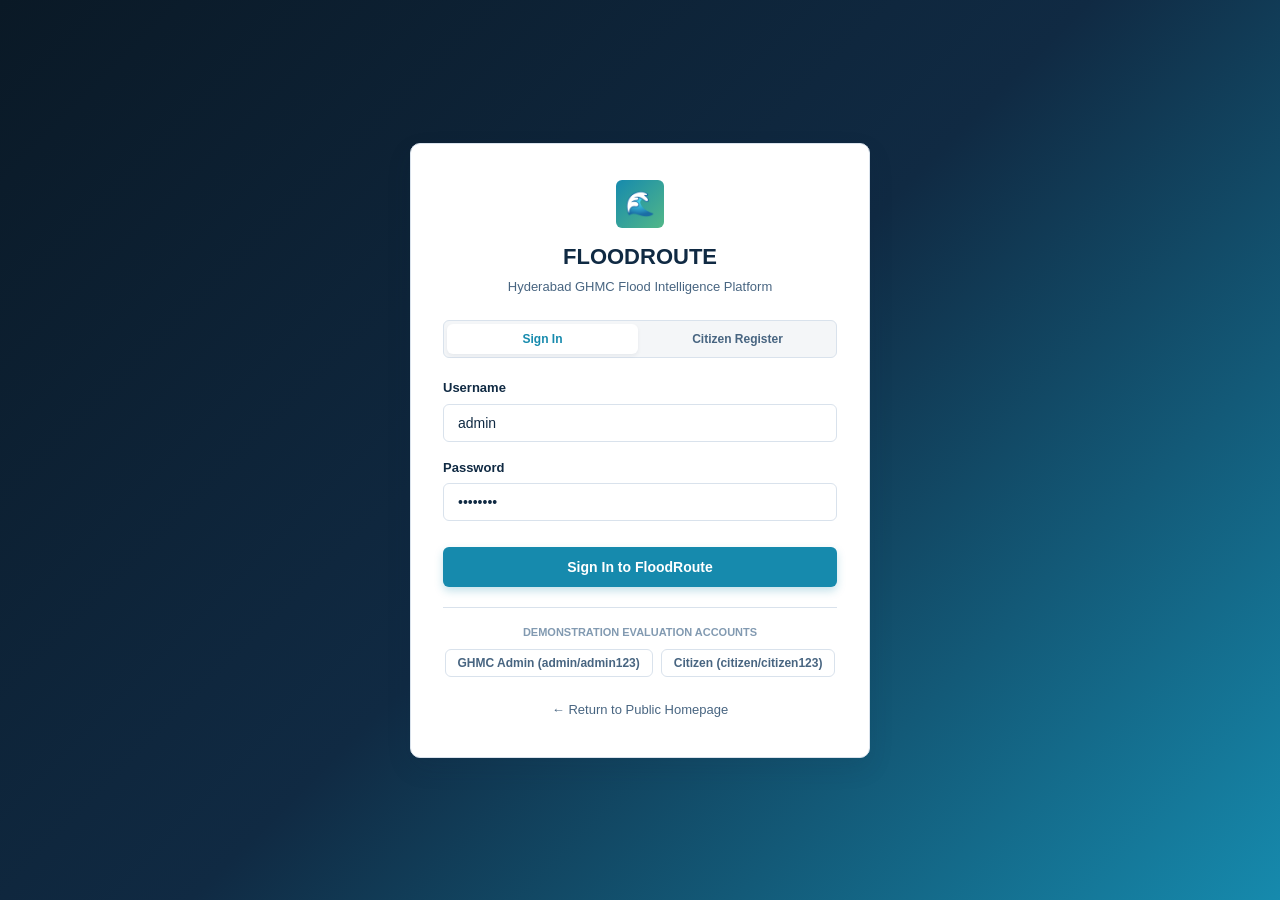
<file: frontend/login.html>
<!DOCTYPE html>
<html lang="en">
<head>
  <meta charset="UTF-8">
  <meta name="viewport" content="width=device-width, initial-scale=1.0">
  <title>Sign In / Register - FLOODROUTE | Hyderabad GHMC</title>
  <link rel="stylesheet" href="css/style.css">
  <link rel="stylesheet" href="css/forms.css">
  <link rel="stylesheet" href="css/responsive.css">
</head>
<body style="background: linear-gradient(135deg, #0A1926 0%, #102A43 50%, #168AAD 100%); min-height: 100vh; display: flex; align-items: center; justify-content: center; padding: 20px;">

  <div class="card" style="max-width: 460px; width: 100%; padding: 36px 32px; box-shadow: var(--shadow-lg);">
    <!-- Brand Header -->
    <div style="text-align: center; margin-bottom: 24px;">
      <div class="brand-icon" style="width: 48px; height: 48px; font-size: 24px; margin: 0 auto 12px;">🌊</div>
      <h2 style="font-size: 22px; font-weight: 800; color: var(--navy);">FLOODROUTE</h2>
      <p style="font-size: 13px; color: var(--text-secondary); margin-top: 4px;">Hyderabad GHMC Flood Intelligence Platform</p>
    </div>

    <!-- Segmented Tab Controls -->
    <div class="segmented-control" style="margin-bottom: 20px;">
      <button class="segment-btn active" id="tabLoginBtn" type="button">Sign In</button>
      <button class="segment-btn" id="tabRegisterBtn" type="button">Citizen Register</button>
    </div>

    <!-- Sign In Form -->
    <form id="loginForm">
      <div class="form-group">
        <label class="form-label" for="loginUsername">Username</label>
        <input type="text" id="loginUsername" class="form-control" placeholder="Enter username" required value="admin" />
      </div>

      <div class="form-group">
        <label class="form-label" for="loginPassword">Password</label>
        <input type="password" id="loginPassword" class="form-control" placeholder="Enter password" required value="admin123" />
      </div>

      <button type="submit" class="btn btn-primary" style="width: 100%; padding: 12px; margin-top: 10px;">
        Sign In to FloodRoute
      </button>

      <!-- Quick Demo Account Fillers -->
      <div style="margin-top: 20px; padding-top: 16px; border-top: 1px solid var(--border-grey); text-align: center;">
        <span style="font-size: 11px; text-transform: uppercase; color: var(--text-muted); font-weight: 700; display: block; margin-bottom: 8px;">
          Demonstration Evaluation Accounts
        </span>
        <div style="display: flex; gap: 8px; justify-content: center;">
          <button type="button" class="btn btn-sm btn-outline" id="btnFillAdmin">GHMC Admin (admin/admin123)</button>
          <button type="button" class="btn btn-sm btn-outline" id="btnFillCitizen">Citizen (citizen/citizen123)</button>
        </div>
      </div>
    </form>

    <!-- Register Form (Hidden by default) -->
    <form id="registerForm" style="display: none;">
      <div class="form-group">
        <label class="form-label" for="regFullName">Full Name</label>
        <input type="text" id="regFullName" class="form-control" placeholder="e.g. Sridhar Reddy" required />
      </div>

      <div class="form-group">
        <label class="form-label" for="regUsername">Username</label>
        <input type="text" id="regUsername" class="form-control" placeholder="Choose username" required />
      </div>

      <div class="form-group">
        <label class="form-label" for="regEmail">Email Address</label>
        <input type="email" id="regEmail" class="form-control" placeholder="name@domain.com" required />
      </div>

      <div class="form-group">
        <label class="form-label" for="regPhone">Mobile Number (Optional)</label>
        <input type="tel" id="regPhone" class="form-control" placeholder="+91-9876543210" />
      </div>

      <div class="form-group">
        <label class="form-label" for="regPassword">Password</label>
        <input type="password" id="regPassword" class="form-control" placeholder="At least 6 characters" required />
      </div>

      <button type="submit" class="btn btn-primary" style="width: 100%; padding: 12px; margin-top: 10px;">
        Create Citizen Account
      </button>
    </form>

    <div style="text-align: center; margin-top: 20px;">
      <a href="index.html" style="font-size: 13px; color: var(--text-secondary);">← Return to Public Homepage</a>
    </div>
  </div>

  <script src="js/api.js"></script>
  <script src="js/main.js"></script>
  <script>
    document.addEventListener('DOMContentLoaded', () => {
      const tabLogin = document.getElementById('tabLoginBtn');
      const tabRegister = document.getElementById('tabRegisterBtn');
      const loginForm = document.getElementById('loginForm');
      const registerForm = document.getElementById('registerForm');

      tabLogin.addEventListener('click', () => {
        tabLogin.classList.add('active');
        tabRegister.classList.remove('active');
        loginForm.style.display = 'block';
        registerForm.style.display = 'none';
      });

      tabRegister.addEventListener('click', () => {
        tabRegister.classList.add('active');
        tabLogin.classList.remove('active');
        loginForm.style.display = 'none';
        registerForm.style.display = 'block';
      });

      // Quick Demo Fillers
      document.getElementById('btnFillAdmin').addEventListener('click', () => {
        document.getElementById('loginUsername').value = 'admin';
        document.getElementById('loginPassword').value = 'admin123';
        showToast('Filled GHMC Admin credentials', 'info');
      });

      document.getElementById('btnFillCitizen').addEventListener('click', () => {
        document.getElementById('loginUsername').value = 'citizen';
        document.getElementById('loginPassword').value = 'citizen123';
        showToast('Filled Citizen credentials', 'info');
      });

      // Login Form Submit
      loginForm.addEventListener('submit', async (e) => {
        e.preventDefault();
        const u = document.getElementById('loginUsername').value.trim();
        const p = document.getElementById('loginPassword').value;

        try {
          showToast('Authenticating credentials...', 'info');
          const res = await FloodAPI.login(u, p);
          showToast(`Welcome, ${res.fullName || res.username}!`, 'success');

          setTimeout(() => {
            if (res.role === 'ROLE_ADMIN') {
              window.location.href = 'admin.html';
            } else {
              window.location.href = 'dashboard.html';
            }
          }, 800);
        } catch (err) {
          showToast(err.message, 'error');
        }
      });

      // Register Form Submit
      registerForm.addEventListener('submit', async (e) => {
        e.preventDefault();
        const payload = {
          fullName: document.getElementById('regFullName').value.trim(),
          username: document.getElementById('regUsername').value.trim(),
          email: document.getElementById('regEmail').value.trim(),
          phone: document.getElementById('regPhone').value.trim(),
          password: document.getElementById('regPassword').value
        };

        try {
          showToast('Registering user in MySQL...', 'info');
          await FloodAPI.register(payload);
          showToast('Registration successful! Please sign in.', 'success');
          tabLogin.click();
          document.getElementById('loginUsername').value = payload.username;
          document.getElementById('loginPassword').value = payload.password;
        } catch (err) {
          showToast(err.message, 'error');
        }
      });
    });
  </script>
</body>
</html>
</file>
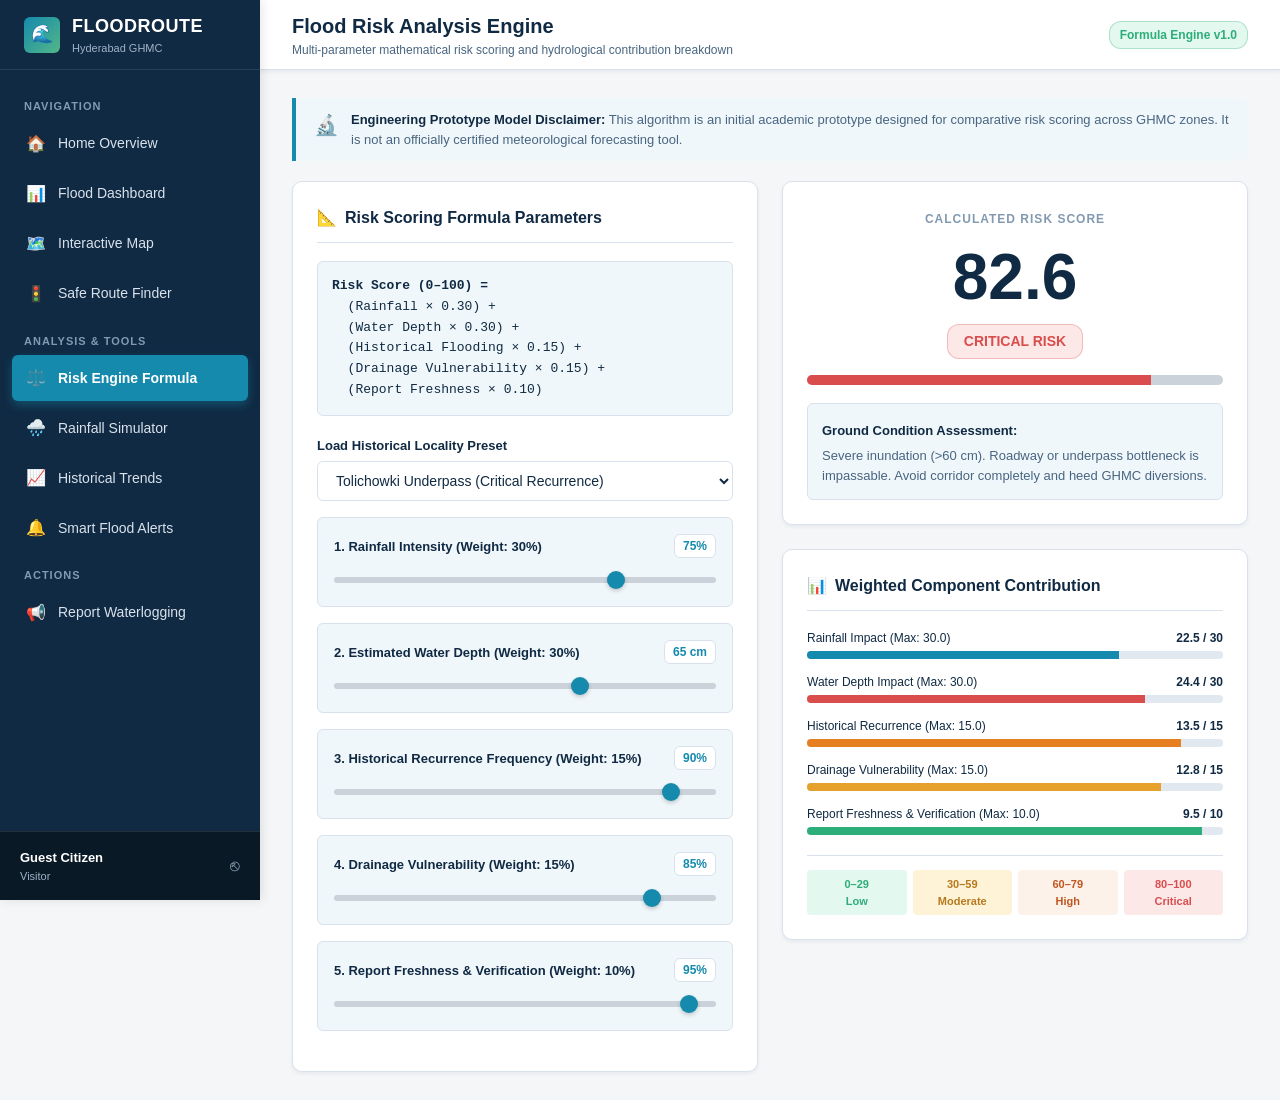
<file: frontend/risk-analysis.html>
<!DOCTYPE html>
<html lang="en">
<head>
  <meta charset="UTF-8">
  <meta name="viewport" content="width=device-width, initial-scale=1.0">
  <title>Flood Risk Analysis Engine - FLOODROUTE | Hyderabad GHMC</title>
  <link rel="stylesheet" href="css/style.css">
  <link rel="stylesheet" href="css/forms.css">
  <link rel="stylesheet" href="css/dashboard.css">
  <link rel="stylesheet" href="css/responsive.css">
</head>
<body>

  <div class="app-container">
    <!-- Sidebar Navigation -->
    <aside class="app-sidebar">
      <div class="sidebar-header">
        <div class="brand-icon">🌊</div>
        <div class="brand-info">
          <h2>FLOODROUTE</h2>
          <span>Hyderabad GHMC</span>
        </div>
      </div>

      <nav class="sidebar-nav">
        <div class="nav-section-title">Navigation</div>
        <a href="index.html" class="nav-item">
          <span class="nav-icon">🏠</span>
          <span>Home Overview</span>
        </a>
        <a href="dashboard.html" class="nav-item">
          <span class="nav-icon">📊</span>
          <span>Flood Dashboard</span>
        </a>
        <a href="flood-map.html" class="nav-item">
          <span class="nav-icon">🗺️</span>
          <span>Interactive Map</span>
        </a>
        <a href="safe-routes.html" class="nav-item">
          <span class="nav-icon">🚦</span>
          <span>Safe Route Finder</span>
        </a>

        <div class="nav-section-title">Analysis & Tools</div>
        <a href="risk-analysis.html" class="nav-item active">
          <span class="nav-icon">⚖️</span>
          <span>Risk Engine Formula</span>
        </a>
        <a href="simulation.html" class="nav-item">
          <span class="nav-icon">🌧️</span>
          <span>Rainfall Simulator</span>
        </a>
        <a href="history.html" class="nav-item">
          <span class="nav-icon">📈</span>
          <span>Historical Trends</span>
        </a>
        <a href="alerts.html" class="nav-item">
          <span class="nav-icon">🔔</span>
          <span>Smart Flood Alerts</span>
        </a>

        <div class="nav-section-title">Actions</div>
        <a href="report.html" class="nav-item">
          <span class="nav-icon">📢</span>
          <span>Report Waterlogging</span>
        </a>
        <a href="admin.html" id="adminNavItem" class="nav-item">
          <span class="nav-icon">🛡️</span>
          <span>Admin Moderation</span>
        </a>
      </nav>

      <div class="sidebar-footer">
        <div class="user-profile-badge">
          <div class="user-meta">
            <span class="user-name" id="sessionUserName">Guest Citizen</span>
            <span class="user-role" id="sessionUserRole">Visitor</span>
          </div>
          <button id="logoutBtn" title="Sign Out" style="background: none; border: none; color: #9FB3C8; cursor: pointer; font-size: 16px;">⎋</button>
        </div>
      </div>
    </aside>

    <!-- Main Content -->
    <div class="main-wrapper">
      <header class="app-topbar">
        <div class="topbar-left">
          <button class="mobile-toggle" id="mobileMenuToggle">☰</button>
          <div class="page-title">
            <h1>Flood Risk Analysis Engine</h1>
            <p>Multi-parameter mathematical risk scoring and hydrological contribution breakdown</p>
          </div>
        </div>

        <div class="topbar-right">
          <span class="badge badge-low">Formula Engine v1.0</span>
        </div>
      </header>

      <main class="content-body">
        <!-- Model Prototype Disclaimer -->
        <div class="disclaimer-banner">
          <span style="font-size: 20px;">🔬</span>
          <p>
            <strong>Engineering Prototype Model Disclaimer:</strong> This algorithm is an initial academic prototype designed for comparative risk scoring across GHMC zones. It is not an officially certified meteorological forecasting tool.
          </p>
        </div>

        <div style="display: grid; grid-template-columns: 1fr 1fr; gap: 24px; align-items: start;">
          <!-- Left: Formula Definition & Sliders -->
          <div class="card">
            <div class="card-header">
              <div class="card-title">
                <span>📐</span> Risk Scoring Formula Parameters
              </div>
            </div>

            <!-- Mathematical Formula Box -->
            <div style="background: var(--light-blue-surface); border: 1px solid var(--border-grey); border-radius: var(--radius-sm); padding: 14px; margin-bottom: 20px; font-family: monospace; font-size: 13px; line-height: 1.6; color: var(--navy);">
              <strong>Risk Score (0–100) =</strong><br/>
              &nbsp;&nbsp;(Rainfall × 0.30) +<br/>
              &nbsp;&nbsp;(Water Depth × 0.30) +<br/>
              &nbsp;&nbsp;(Historical Flooding × 0.15) +<br/>
              &nbsp;&nbsp;(Drainage Vulnerability × 0.15) +<br/>
              &nbsp;&nbsp;(Report Freshness × 0.10)
            </div>

            <!-- Preset Selector -->
            <div class="form-group">
              <label class="form-label" for="riskLocalityPreset">Load Historical Locality Preset</label>
              <select id="riskLocalityPreset" class="form-control">
                <option value="tolichowki" selected>Tolichowki Underpass (Critical Recurrence)</option>
                <option value="malakpet">Malakpet Railway Bridge (Severe Depression)</option>
                <option value="begumpet">Begumpet / Rasoolpura (Nala Overflow)</option>
                <option value="kukatpally">Kukatpally Y-Junction (Moderate Runoff)</option>
                <option value="gachibowli">Gachibowli Elevated Corridor (Low Risk)</option>
              </select>
            </div>

            <!-- Parameter 1: Rainfall -->
            <div class="slider-group">
              <div class="slider-header">
                <span class="slider-title">1. Rainfall Intensity (Weight: 30%)</span>
                <span class="slider-val-badge" id="valRainfall">75%</span>
              </div>
              <input type="range" id="sliderRainfall" class="custom-range" min="0" max="100" value="75" />
            </div>

            <!-- Parameter 2: Water Depth -->
            <div class="slider-group">
              <div class="slider-header">
                <span class="slider-title">2. Estimated Water Depth (Weight: 30%)</span>
                <span class="slider-val-badge" id="valDepth">65 cm</span>
              </div>
              <input type="range" id="sliderDepth" class="custom-range" min="0" max="100" value="65" />
            </div>

            <!-- Parameter 3: Historical Flooding -->
            <div class="slider-group">
              <div class="slider-header">
                <span class="slider-title">3. Historical Recurrence Frequency (Weight: 15%)</span>
                <span class="slider-val-badge" id="valHistory">90%</span>
              </div>
              <input type="range" id="sliderHistory" class="custom-range" min="0" max="100" value="90" />
            </div>

            <!-- Parameter 4: Drainage Vulnerability -->
            <div class="slider-group">
              <div class="slider-header">
                <span class="slider-title">4. Drainage Vulnerability (Weight: 15%)</span>
                <span class="slider-val-badge" id="valDrainage">85%</span>
              </div>
              <input type="range" id="sliderDrainage" class="custom-range" min="0" max="100" value="85" />
            </div>

            <!-- Parameter 5: Freshness -->
            <div class="slider-group">
              <div class="slider-header">
                <span class="slider-title">5. Report Freshness & Verification (Weight: 10%)</span>
                <span class="slider-val-badge" id="valFreshness">95%</span>
              </div>
              <input type="range" id="sliderFreshness" class="custom-range" min="0" max="100" value="95" />
            </div>
          </div>

          <!-- Right: Calculated Score, Gauge & Weight Contribution -->
          <div>
            <!-- Big Score Gauge Card -->
            <div class="card" style="text-align: center; margin-bottom: 24px;">
              <span style="font-size: 12px; text-transform: uppercase; letter-spacing: 1px; color: var(--text-muted); font-weight: 600;">
                Calculated Risk Score
              </span>
              <div style="font-size: 64px; font-weight: 900; color: var(--navy); line-height: 1.1; margin: 12px 0;" id="riskScoreValue">
                86.5
              </div>
              <div style="margin-bottom: 16px;">
                <span id="riskLevelBadge" class="badge badge-critical" style="font-size: 14px; padding: 6px 16px;">CRITICAL RISK</span>
              </div>

              <!-- Meter Gauge Bar -->
              <div style="width: 100%; height: 10px; background: #CBD2D9; border-radius: 5px; overflow: hidden; margin-bottom: 18px;">
                <div id="riskGaugeFill" style="width: 86.5%; height: 100%; background-color: var(--red); transition: all 0.3s ease;"></div>
              </div>

              <div style="background: var(--light-blue-surface); border-radius: var(--radius-sm); padding: 14px; border: 1px solid var(--border-grey); text-align: left;">
                <strong style="font-size: 13px; color: var(--navy);">Ground Condition Assessment:</strong>
                <p id="riskExplanationText" style="font-size: 13px; color: var(--text-secondary); margin-top: 4px; line-height: 1.5;">
                  Severe inundation observed. Road or underpass is effectively impassable. Avoid corridor completely.
                </p>
              </div>
            </div>

            <!-- Factor Breakdown Card -->
            <div class="card">
              <div class="card-header">
                <div class="card-title">
                  <span>📊</span> Weighted Component Contribution
                </div>
              </div>

              <div style="display: flex; flex-direction: column; gap: 14px;">
                <div>
                  <div style="display: flex; justify-content: space-between; font-size: 12px; margin-bottom: 4px;">
                    <span>Rainfall Impact (Max: 30.0)</span>
                    <strong id="barRainVal">22.5 / 30</strong>
                  </div>
                  <div style="width: 100%; height: 8px; background: #E2E8F0; border-radius: 4px; overflow: hidden;">
                    <div id="barRain" style="width: 75%; height: 100%; background: #168AAD;"></div>
                  </div>
                </div>

                <div>
                  <div style="display: flex; justify-content: space-between; font-size: 12px; margin-bottom: 4px;">
                    <span>Water Depth Impact (Max: 30.0)</span>
                    <strong id="barDepthVal">24.4 / 30</strong>
                  </div>
                  <div style="width: 100%; height: 8px; background: #E2E8F0; border-radius: 4px; overflow: hidden;">
                    <div id="barDepth" style="width: 81%; height: 100%; background: #D94D4D;"></div>
                  </div>
                </div>

                <div>
                  <div style="display: flex; justify-content: space-between; font-size: 12px; margin-bottom: 4px;">
                    <span>Historical Recurrence (Max: 15.0)</span>
                    <strong id="barHistVal">13.5 / 15</strong>
                  </div>
                  <div style="width: 100%; height: 8px; background: #E2E8F0; border-radius: 4px; overflow: hidden;">
                    <div id="barHist" style="width: 90%; height: 100%; background: #E67E22;"></div>
                  </div>
                </div>

                <div>
                  <div style="display: flex; justify-content: space-between; font-size: 12px; margin-bottom: 4px;">
                    <span>Drainage Vulnerability (Max: 15.0)</span>
                    <strong id="barDrainVal">12.8 / 15</strong>
                  </div>
                  <div style="width: 100%; height: 8px; background: #E2E8F0; border-radius: 4px; overflow: hidden;">
                    <div id="barDrain" style="width: 85%; height: 100%; background: #E5A12B;"></div>
                  </div>
                </div>

                <div>
                  <div style="display: flex; justify-content: space-between; font-size: 12px; margin-bottom: 4px;">
                    <span>Report Freshness & Verification (Max: 10.0)</span>
                    <strong id="barFreshVal">9.5 / 10</strong>
                  </div>
                  <div style="width: 100%; height: 8px; background: #E2E8F0; border-radius: 4px; overflow: hidden;">
                    <div id="barFresh" style="width: 95%; height: 100%; background: #2DAD79;"></div>
                  </div>
                </div>
              </div>

              <!-- Risk Level Classification Legend -->
              <div style="margin-top: 20px; padding-top: 14px; border-top: 1px solid var(--border-grey); display: grid; grid-template-columns: repeat(4, 1fr); gap: 6px; text-align: center; font-size: 11px;">
                <div style="padding: 6px; background: var(--green-bg); border-radius: 4px; color: var(--green); font-weight: 700;">
                  0–29<br/>Low
                </div>
                <div style="padding: 6px; background: var(--amber-bg); border-radius: 4px; color: #B7791F; font-weight: 700;">
                  30–59<br/>Moderate
                </div>
                <div style="padding: 6px; background: var(--orange-bg); border-radius: 4px; color: #C05621; font-weight: 700;">
                  60–79<br/>High
                </div>
                <div style="padding: 6px; background: var(--red-bg); border-radius: 4px; color: var(--red); font-weight: 700;">
                  80–100<br/>Critical
                </div>
              </div>
            </div>
          </div>
        </div>
      </main>
    </div>
  </div>

  <script src="js/api.js"></script>
  <script src="js/main.js"></script>
  <script src="js/risk-engine.js"></script>
</body>
</html>
</file>
<file: frontend/css/style.css>
/* =====================================================================
   FLOODROUTE - Global Design System & Core Styles
   Hyderabad GHMC Smart Urban Flood Intelligence Platform
   ===================================================================== */

:root {
  --navy: #102A43;
  --navy-light: #243B53;
  --navy-dark: #0A1926;
  --ocean-blue: #168AAD;
  --ocean-blue-hover: #1A99BF;
  --light-blue: #EAF4FA;
  --light-blue-surface: #F0F7FB;
  --white: #FFFFFF;
  --soft-grey: #F4F6F8;
  --border-grey: #D9E2EC;
  --text-primary: #102A43;
  --text-secondary: #486581;
  --text-muted: #829AB1;
  
  /* Status & Risk Colors */
  --green: #2DAD79;
  --green-bg: #E3F8EE;
  --amber: #E5A12B;
  --amber-bg: #FEF3D6;
  --orange: #E67E22;
  --orange-bg: #FDF2E9;
  --red: #D94D4D;
  --red-bg: #FDE8E8;
  
  /* Layout Dimensions */
  --sidebar-width: 260px;
  --header-height: 70px;
  --radius-sm: 6px;
  --radius-md: 10px;
  --radius-lg: 16px;
  --shadow-sm: 0 2px 4px rgba(16, 42, 67, 0.06);
  --shadow-md: 0 4px 12px rgba(16, 42, 67, 0.08);
  --shadow-lg: 0 10px 25px rgba(16, 42, 67, 0.12);
  --transition: all 0.25s cubic-bezier(0.4, 0, 0.2, 1);
}

* {
  margin: 0;
  padding: 0;
  box-sizing: border-box;
}

body {
  font-family: -apple-system, BlinkMacSystemFont, "Segoe UI", Roboto, Helvetica, Arial, sans-serif;
  color: var(--text-primary);
  background-color: var(--soft-grey);
  line-height: 1.5;
  -webkit-font-smoothing: antialiased;
}

a {
  color: var(--ocean-blue);
  text-decoration: none;
  transition: var(--transition);
}

a:hover {
  color: var(--navy);
}

/* =====================================================================
   App Shell Layout (Sidebar + Topbar + Content)
   ===================================================================== */
.app-container {
  display: flex;
  min-height: 100vh;
}

/* Sidebar */
.app-sidebar {
  width: var(--sidebar-width);
  background-color: var(--navy);
  color: var(--white);
  display: flex;
  flex-direction: column;
  position: fixed;
  top: 0;
  bottom: 0;
  left: 0;
  z-index: 1000;
  box-shadow: 2px 0 10px rgba(0, 0, 0, 0.1);
  transition: transform 0.3s ease;
}

.sidebar-header {
  height: var(--header-height);
  display: flex;
  align-items: center;
  gap: 12px;
  padding: 0 24px;
  border-bottom: 1px solid rgba(255, 255, 255, 0.1);
}

.brand-icon {
  width: 36px;
  height: 36px;
  background: linear-gradient(135deg, var(--ocean-blue), #52B788);
  border-radius: var(--radius-sm);
  display: flex;
  align-items: center;
  justify-content: center;
  color: var(--white);
  font-weight: 700;
  font-size: 18px;
}

.brand-info h2 {
  font-size: 18px;
  letter-spacing: 0.5px;
  color: var(--white);
  font-weight: 700;
}

.brand-info span {
  font-size: 11px;
  color: #9FB3C8;
  display: block;
}

.sidebar-nav {
  flex: 1;
  overflow-y: auto;
  padding: 16px 12px;
}

.nav-section-title {
  font-size: 11px;
  text-transform: uppercase;
  letter-spacing: 1px;
  color: #829AB1;
  padding: 12px 12px 6px;
  font-weight: 600;
}

.nav-item {
  display: flex;
  align-items: center;
  gap: 12px;
  padding: 11px 14px;
  color: #D9E2EC;
  border-radius: var(--radius-sm);
  font-size: 14px;
  font-weight: 500;
  margin-bottom: 4px;
  transition: var(--transition);
}

.nav-item:hover {
  background-color: var(--navy-light);
  color: var(--white);
  transform: translateX(3px);
}

.nav-item.active {
  background-color: var(--ocean-blue);
  color: var(--white);
  font-weight: 600;
  box-shadow: 0 4px 10px rgba(22, 138, 173, 0.4);
}

.nav-icon {
  font-size: 16px;
  width: 20px;
  text-align: center;
}

.sidebar-footer {
  padding: 16px 20px;
  border-top: 1px solid rgba(255, 255, 255, 0.1);
  background-color: var(--navy-dark);
}

.user-profile-badge {
  display: flex;
  align-items: center;
  justify-content: space-between;
}

.user-meta {
  display: flex;
  flex-direction: column;
}

.user-name {
  font-size: 13px;
  font-weight: 600;
  color: var(--white);
}

.user-role {
  font-size: 11px;
  color: #9FB3C8;
}

/* Main Content Area */
.main-wrapper {
  flex: 1;
  margin-left: var(--sidebar-width);
  display: flex;
  flex-direction: column;
  min-height: 100vh;
}

/* Header / Topbar */
.app-topbar {
  height: var(--header-height);
  background-color: var(--white);
  border-bottom: 1px solid var(--border-grey);
  display: flex;
  align-items: center;
  justify-content: space-between;
  padding: 0 32px;
  position: sticky;
  top: 0;
  z-index: 900;
  box-shadow: var(--shadow-sm);
}

.topbar-left {
  display: flex;
  align-items: center;
  gap: 16px;
}

.mobile-toggle {
  display: none;
  background: none;
  border: none;
  font-size: 22px;
  color: var(--navy);
  cursor: pointer;
}

.page-title h1 {
  font-size: 20px;
  font-weight: 700;
  color: var(--navy);
}

.page-title p {
  font-size: 12px;
  color: var(--text-secondary);
}

.topbar-right {
  display: flex;
  align-items: center;
  gap: 14px;
}

.badge-live {
  display: inline-flex;
  align-items: center;
  gap: 6px;
  background-color: var(--light-blue);
  color: var(--ocean-blue);
  padding: 5px 12px;
  border-radius: 20px;
  font-size: 12px;
  font-weight: 600;
  border: 1px solid #BEE3F8;
}

.pulse-dot {
  width: 8px;
  height: 8px;
  background-color: var(--green);
  border-radius: 50%;
  box-shadow: 0 0 0 rgba(45, 173, 121, 0.4);
  animation: pulse 2s infinite;
}

@keyframes pulse {
  0% { box-shadow: 0 0 0 0 rgba(45, 173, 121, 0.7); }
  70% { box-shadow: 0 0 0 8px rgba(45, 173, 121, 0); }
  100% { box-shadow: 0 0 0 0 rgba(45, 173, 121, 0); }
}

.content-body {
  flex: 1;
  padding: 28px 32px;
}

/* =====================================================================
   Landing Page (Full-Width Mode)
   ===================================================================== */
.public-nav {
  height: 72px;
  background-color: var(--white);
  border-bottom: 1px solid var(--border-grey);
  display: flex;
  align-items: center;
  justify-content: space-between;
  padding: 0 48px;
  position: sticky;
  top: 0;
  z-index: 1000;
  box-shadow: var(--shadow-sm);
}

.nav-links {
  display: flex;
  align-items: center;
  gap: 28px;
  list-style: none;
}

.nav-links a {
  font-size: 14px;
  font-weight: 600;
  color: var(--text-secondary);
}

.nav-links a:hover {
  color: var(--ocean-blue);
}

.hero-section {
  background: linear-gradient(135deg, #0A1926 0%, #102A43 50%, #168AAD 100%);
  color: var(--white);
  padding: 80px 48px;
  position: relative;
  overflow: hidden;
}

.hero-grid {
  max-width: 1240px;
  margin: 0 auto;
  display: grid;
  grid-template-columns: 1.2fr 0.8fr;
  gap: 48px;
  align-items: center;
}

.hero-content h1 {
  font-size: 44px;
  font-weight: 800;
  line-height: 1.2;
  margin-bottom: 18px;
  color: var(--white);
}

.hero-content p {
  font-size: 18px;
  color: #D9E2EC;
  line-height: 1.6;
  margin-bottom: 32px;
  max-width: 580px;
}

.hero-actions {
  display: flex;
  gap: 16px;
  flex-wrap: wrap;
}

.hero-card-preview {
  background: rgba(255, 255, 255, 0.08);
  backdrop-filter: blur(12px);
  border: 1px solid rgba(255, 255, 255, 0.2);
  border-radius: var(--radius-lg);
  padding: 24px;
  box-shadow: var(--shadow-lg);
}

/* =====================================================================
   Buttons, Badges & Interactive Controls
   ===================================================================== */
.btn {
  display: inline-flex;
  align-items: center;
  justify-content: center;
  gap: 8px;
  padding: 10px 20px;
  border-radius: var(--radius-sm);
  font-size: 14px;
  font-weight: 600;
  cursor: pointer;
  border: none;
  transition: var(--transition);
  text-decoration: none;
}

.btn-primary {
  background-color: var(--ocean-blue);
  color: var(--white);
  box-shadow: 0 4px 8px rgba(22, 138, 173, 0.25);
}

.btn-primary:hover {
  background-color: var(--ocean-blue-hover);
  color: var(--white);
  transform: translateY(-1px);
  box-shadow: 0 6px 12px rgba(22, 138, 173, 0.35);
}

.btn-secondary {
  background-color: var(--light-blue);
  color: var(--navy);
  border: 1px solid #BEE3F8;
}

.btn-secondary:hover {
  background-color: #D2EAF6;
  color: var(--navy-dark);
}

.btn-danger {
  background-color: var(--red);
  color: var(--white);
}

.btn-danger:hover {
  background-color: #B93838;
}

.btn-success {
  background-color: var(--green);
  color: var(--white);
}

.btn-success:hover {
  background-color: #238A60;
}

.btn-outline {
  background: transparent;
  border: 1px solid var(--border-grey);
  color: var(--text-secondary);
}

.btn-outline:hover {
  background-color: var(--soft-grey);
  border-color: var(--text-muted);
  color: var(--navy);
}

.btn-sm {
  padding: 6px 12px;
  font-size: 12px;
}

.badge {
  display: inline-flex;
  align-items: center;
  gap: 4px;
  padding: 4px 10px;
  border-radius: 12px;
  font-size: 12px;
  font-weight: 600;
}

.badge-low {
  background-color: var(--green-bg);
  color: var(--green);
  border: 1px solid rgba(45, 173, 121, 0.3);
}

.badge-moderate {
  background-color: var(--amber-bg);
  color: #B7791F;
  border: 1px solid rgba(229, 161, 43, 0.3);
}

.badge-high {
  background-color: var(--orange-bg);
  color: #C05621;
  border: 1px solid rgba(230, 126, 34, 0.3);
}

.badge-critical {
  background-color: var(--red-bg);
  color: var(--red);
  border: 1px solid rgba(217, 77, 77, 0.3);
}

.badge-pending {
  background-color: #EDF2F7;
  color: #4A5568;
}

.badge-verified {
  background-color: var(--green-bg);
  color: var(--green);
}

.badge-resolved {
  background-color: var(--light-blue);
  color: var(--ocean-blue);
}

/* =====================================================================
   Cards & Surfaces
   ===================================================================== */
.card {
  background-color: var(--white);
  border-radius: var(--radius-md);
  border: 1px solid var(--border-grey);
  box-shadow: var(--shadow-sm);
  padding: 24px;
  transition: var(--transition);
}

.card:hover {
  box-shadow: var(--shadow-md);
}

.card-header {
  display: flex;
  align-items: center;
  justify-content: space-between;
  margin-bottom: 18px;
  padding-bottom: 12px;
  border-bottom: 1px solid var(--border-grey);
}

.card-title {
  font-size: 16px;
  font-weight: 700;
  color: var(--navy);
  display: flex;
  align-items: center;
  gap: 8px;
}

/* =====================================================================
   Disclaimers & Safety Banners
   ===================================================================== */
.disclaimer-banner {
  background-color: var(--light-blue-surface);
  border-left: 4px solid var(--ocean-blue);
  padding: 12px 18px;
  border-radius: 0 var(--radius-sm) var(--radius-sm) 0;
  margin-bottom: 20px;
  display: flex;
  align-items: flex-start;
  gap: 12px;
}

.disclaimer-banner p {
  font-size: 13px;
  color: var(--text-secondary);
}

.disclaimer-banner strong {
  color: var(--navy);
}

/* =====================================================================
   Toast Notifications & Modal
   ===================================================================== */
.toast-container {
  position: fixed;
  bottom: 24px;
  right: 24px;
  z-index: 9999;
  display: flex;
  flex-direction: column;
  gap: 10px;
}

.toast {
  background-color: var(--navy);
  color: var(--white);
  padding: 14px 20px;
  border-radius: var(--radius-sm);
  box-shadow: var(--shadow-lg);
  font-size: 14px;
  display: flex;
  align-items: center;
  gap: 10px;
  min-width: 280px;
  max-width: 420px;
  border-left: 5px solid var(--ocean-blue);
  animation: slideIn 0.3s ease;
}

.toast.toast-success { border-left-color: var(--green); }
.toast.toast-error { border-left-color: var(--red); }
.toast.toast-warning { border-left-color: var(--amber); }

@keyframes slideIn {
  from { transform: translateX(100%); opacity: 0; }
  to { transform: translateX(0); opacity: 1; }
}

.modal-backdrop {
  position: fixed;
  inset: 0;
  background-color: rgba(16, 42, 67, 0.6);
  backdrop-filter: blur(4px);
  display: none;
  align-items: center;
  justify-content: center;
  z-index: 2000;
  padding: 20px;
}

.modal-backdrop.active {
  display: flex;
}

.modal-window {
  background-color: var(--white);
  border-radius: var(--radius-md);
  max-width: 560px;
  width: 100%;
  box-shadow: var(--shadow-lg);
  overflow: hidden;
  animation: modalPop 0.25s ease;
}

@keyframes modalPop {
  from { transform: scale(0.95); opacity: 0; }
  to { transform: scale(1); opacity: 1; }
}

.modal-header {
  padding: 18px 24px;
  background-color: var(--light-blue);
  border-bottom: 1px solid var(--border-grey);
  display: flex;
  align-items: center;
  justify-content: space-between;
}

.modal-header h3 {
  font-size: 17px;
  color: var(--navy);
  font-weight: 700;
}

.modal-close {
  background: none;
  border: none;
  font-size: 20px;
  color: var(--text-secondary);
  cursor: pointer;
}

.modal-body {
  padding: 24px;
}

.modal-footer {
  padding: 16px 24px;
  background-color: var(--soft-grey);
  border-top: 1px solid var(--border-grey);
  display: flex;
  justify-content: flex-end;
  gap: 12px;
}

/* =====================================================================
   Footer
   ===================================================================== */
.site-footer {
  background-color: var(--navy-dark);
  color: #9FB3C8;
  padding: 48px 48px 24px;
  margin-top: auto;
  border-top: 1px solid rgba(255, 255, 255, 0.08);
}

.footer-grid {
  max-width: 1240px;
  margin: 0 auto;
  display: grid;
  grid-template-columns: 2fr 1fr 1fr 1fr;
  gap: 40px;
  margin-bottom: 32px;
}

.footer-col h4 {
  color: var(--white);
  font-size: 15px;
  margin-bottom: 16px;
  font-weight: 600;
}

.footer-col ul {
  list-style: none;
}

.footer-col ul li {
  margin-bottom: 10px;
}

.footer-col ul a {
  color: #9FB3C8;
  font-size: 13px;
}

.footer-col ul a:hover {
  color: var(--white);
}

.footer-bottom {
  max-width: 1240px;
  margin: 0 auto;
  padding-top: 24px;
  border-top: 1px solid rgba(255, 255, 255, 0.08);
  display: flex;
  justify-content: space-between;
  align-items: center;
  font-size: 12px;
}
</file>
<file: frontend/css/forms.css>
/* =====================================================================
   FLOODROUTE - Forms & Interactive Controls
   ===================================================================== */

.form-grid {
  display: grid;
  grid-template-columns: repeat(2, 1fr);
  gap: 20px;
}

.form-grid-full {
  grid-column: span 2;
}

.form-group {
  display: flex;
  flex-direction: column;
  gap: 6px;
  margin-bottom: 16px;
}

.form-label {
  font-size: 13px;
  font-weight: 600;
  color: var(--navy);
  display: flex;
  align-items: center;
  justify-content: space-between;
}

.form-label .required {
  color: var(--red);
}

.form-control {
  padding: 10px 14px;
  border-radius: var(--radius-sm);
  border: 1px solid var(--border-grey);
  font-size: 14px;
  color: var(--text-primary);
  background-color: var(--white);
  transition: var(--transition);
  outline: none;
  width: 100%;
}

.form-control:focus {
  border-color: var(--ocean-blue);
  box-shadow: 0 0 0 3px rgba(22, 138, 173, 0.15);
}

.form-control.is-invalid {
  border-color: var(--red);
  background-color: #FFF5F5;
}

.field-error {
  font-size: 11px;
  color: var(--red);
  margin-top: 2px;
  display: none;
}

.field-error.active {
  display: block;
}

textarea.form-control {
  min-height: 100px;
  resize: vertical;
}

/* Upload Zone with Image Preview */
.upload-dropzone {
  border: 2px dashed var(--border-grey);
  border-radius: var(--radius-md);
  padding: 24px;
  text-align: center;
  background-color: var(--light-blue-surface);
  cursor: pointer;
  transition: var(--transition);
  position: relative;
}

.upload-dropzone:hover, .upload-dropzone.drag-over {
  border-color: var(--ocean-blue);
  background-color: var(--light-blue);
}

.upload-dropzone input[type="file"] {
  position: absolute;
  inset: 0;
  opacity: 0;
  cursor: pointer;
}

.upload-icon {
  font-size: 32px;
  color: var(--ocean-blue);
  margin-bottom: 8px;
}

.upload-text {
  font-size: 13px;
  color: var(--text-secondary);
}

.upload-text strong {
  color: var(--ocean-blue);
}

.image-preview-container {
  display: none;
  margin-top: 14px;
  position: relative;
  max-width: 220px;
  border-radius: var(--radius-sm);
  overflow: hidden;
  border: 1px solid var(--border-grey);
}

.image-preview-container.active {
  display: block;
}

.image-preview-container img {
  width: 100%;
  height: 140px;
  object-fit: cover;
  display: block;
}

.remove-img-btn {
  position: absolute;
  top: 6px;
  right: 6px;
  background: rgba(16, 42, 67, 0.7);
  color: var(--white);
  border: none;
  border-radius: 50%;
  width: 24px;
  height: 24px;
  display: flex;
  align-items: center;
  justify-content: center;
  cursor: pointer;
  font-size: 12px;
}

/* Interactive Sliders (Simulation & Risk Engine) */
.slider-group {
  background-color: var(--light-blue-surface);
  border: 1px solid var(--border-grey);
  border-radius: var(--radius-sm);
  padding: 16px;
  margin-bottom: 16px;
}

.slider-header {
  display: flex;
  justify-content: space-between;
  align-items: center;
  margin-bottom: 8px;
}

.slider-title {
  font-size: 13px;
  font-weight: 600;
  color: var(--navy);
}

.slider-val-badge {
  background-color: var(--white);
  border: 1px solid var(--border-grey);
  border-radius: var(--radius-sm);
  padding: 2px 8px;
  font-size: 12px;
  font-weight: 700;
  color: var(--ocean-blue);
}

.custom-range {
  -webkit-appearance: none;
  width: 100%;
  height: 6px;
  border-radius: 3px;
  background: #CBD2D9;
  outline: none;
}

.custom-range::-webkit-slider-thumb {
  -webkit-appearance: none;
  appearance: none;
  width: 18px;
  height: 18px;
  border-radius: 50%;
  background: var(--ocean-blue);
  cursor: pointer;
  box-shadow: 0 2px 4px rgba(0, 0, 0, 0.2);
  transition: transform 0.15s ease;
}

.custom-range::-webkit-slider-thumb:hover {
  transform: scale(1.2);
}

/* Radio Group Segmented Controls */
.segmented-control {
  display: flex;
  background-color: var(--soft-grey);
  border: 1px solid var(--border-grey);
  border-radius: var(--radius-sm);
  padding: 3px;
  gap: 4px;
}

.segment-btn {
  flex: 1;
  text-align: center;
  padding: 8px 12px;
  font-size: 12px;
  font-weight: 600;
  color: var(--text-secondary);
  border-radius: var(--radius-sm);
  cursor: pointer;
  transition: var(--transition);
  border: none;
  background: transparent;
}

.segment-btn.active {
  background-color: var(--white);
  color: var(--ocean-blue);
  box-shadow: var(--shadow-sm);
}
</file>
<file: frontend/css/responsive.css>
/* =====================================================================
   FLOODROUTE - Responsive Layouts & Mobile Navigation
   ===================================================================== */

@media (max-width: 1024px) {
  .charts-grid-2x2 {
    grid-template-columns: 1fr;
  }

  .map-page-layout {
    flex-direction: column;
    height: auto;
  }

  .map-sidebar-pane {
    width: 100%;
    max-height: 380px;
  }

  .map-canvas-container {
    height: 520px;
  }

  .hero-grid {
    grid-template-columns: 1fr;
    text-align: center;
  }

  .hero-content p {
    margin-left: auto;
    margin-right: auto;
  }

  .hero-actions {
    justify-content: center;
  }
}

@media (max-width: 768px) {
  :root {
    --sidebar-width: 260px;
  }

  .app-sidebar {
    transform: translateX(-100%);
  }

  .app-sidebar.mobile-open {
    transform: translateX(0);
  }

  .main-wrapper {
    margin-left: 0;
  }

  .mobile-toggle {
    display: block;
  }

  .app-topbar {
    padding: 0 16px;
  }

  .content-body {
    padding: 16px;
  }

  .public-nav {
    padding: 0 20px;
  }

  .nav-links {
    display: none;
  }

  .form-grid {
    grid-template-columns: 1fr;
  }

  .form-grid-full {
    grid-column: span 1;
  }

  .filter-bar {
    flex-direction: column;
    align-items: stretch;
  }

  .filter-group {
    flex-direction: column;
    align-items: stretch;
  }

  .select-filter, .input-filter {
    width: 100%;
  }

  .footer-grid {
    grid-template-columns: 1fr;
    gap: 24px;
  }

  .footer-bottom {
    flex-direction: column;
    gap: 12px;
    text-align: center;
  }

  .map-floating-panel {
    left: 12px;
    right: 12px;
    width: auto;
  }

  .map-search-input {
    width: 100%;
  }
}
</file>
<file: frontend/css/dashboard.css>
/* =====================================================================
   FLOODROUTE - Dashboard Specific Styles
   ===================================================================== */

.dashboard-metrics-grid {
  display: grid;
  grid-template-columns: repeat(auto-fit, minmax(220px, 1fr));
  gap: 20px;
  margin-bottom: 24px;
}

.metric-card {
  background-color: var(--white);
  border-radius: var(--radius-md);
  border: 1px solid var(--border-grey);
  padding: 20px 24px;
  display: flex;
  align-items: center;
  gap: 18px;
  box-shadow: var(--shadow-sm);
  transition: var(--transition);
}

.metric-card:hover {
  transform: translateY(-2px);
  box-shadow: var(--shadow-md);
}

.metric-icon-box {
  width: 50px;
  height: 50px;
  border-radius: var(--radius-md);
  display: flex;
  align-items: center;
  justify-content: center;
  font-size: 22px;
  flex-shrink: 0;
}

.metric-critical .metric-icon-box { background-color: var(--red-bg); color: var(--red); }
.metric-high .metric-icon-box { background-color: var(--orange-bg); color: var(--orange); }
.metric-moderate .metric-icon-box { background-color: var(--amber-bg); color: var(--amber); }
.metric-safe .metric-icon-box { background-color: var(--green-bg); color: var(--green); }
.metric-info .metric-icon-box { background-color: var(--light-blue); color: var(--ocean-blue); }

.metric-data h3 {
  font-size: 26px;
  font-weight: 800;
  color: var(--navy);
  line-height: 1.1;
  margin-bottom: 4px;
}

.metric-data p {
  font-size: 13px;
  color: var(--text-secondary);
  font-weight: 500;
}

.metric-data .metric-subtext {
  font-size: 11px;
  color: var(--text-muted);
  margin-top: 4px;
}

/* Charts Grid */
.charts-grid-2x2 {
  display: grid;
  grid-template-columns: repeat(2, 1fr);
  gap: 24px;
  margin-bottom: 24px;
}

.chart-card {
  min-height: 340px;
  display: flex;
  flex-direction: column;
}

.chart-container {
  position: relative;
  flex: 1;
  width: 100%;
  height: 260px;
}

/* Filters Bar */
.filter-bar {
  background-color: var(--white);
  border: 1px solid var(--border-grey);
  border-radius: var(--radius-md);
  padding: 14px 20px;
  margin-bottom: 24px;
  display: flex;
  align-items: center;
  justify-content: space-between;
  flex-wrap: wrap;
  gap: 16px;
}

.filter-group {
  display: flex;
  align-items: center;
  gap: 12px;
}

.filter-label {
  font-size: 13px;
  font-weight: 600;
  color: var(--navy);
}

.select-filter, .input-filter {
  padding: 8px 12px;
  border-radius: var(--radius-sm);
  border: 1px solid var(--border-grey);
  font-size: 13px;
  color: var(--text-primary);
  background-color: var(--white);
  outline: none;
  min-width: 160px;
}

.select-filter:focus, .input-filter:focus {
  border-color: var(--ocean-blue);
  box-shadow: 0 0 0 3px rgba(22, 138, 173, 0.15);
}

/* Data Table */
.data-table-container {
  overflow-x: auto;
  border-radius: var(--radius-sm);
  border: 1px solid var(--border-grey);
}

.data-table {
  width: 100%;
  border-collapse: collapse;
  text-align: left;
  font-size: 13px;
}

.data-table th {
  background-color: var(--light-blue-surface);
  color: var(--navy);
  font-weight: 700;
  padding: 12px 16px;
  border-bottom: 2px solid var(--border-grey);
  white-space: nowrap;
}

.data-table td {
  padding: 12px 16px;
  border-bottom: 1px solid var(--border-grey);
  color: var(--text-secondary);
  vertical-align: middle;
}

.data-table tbody tr:hover {
  background-color: #F8FAFC;
}

.data-table .cell-title {
  font-weight: 600;
  color: var(--navy);
}

.empty-state {
  text-align: center;
  padding: 48px 24px;
  color: var(--text-muted);
}

.empty-state-icon {
  font-size: 40px;
  margin-bottom: 12px;
  color: #CBD2D9;
}
</file>
